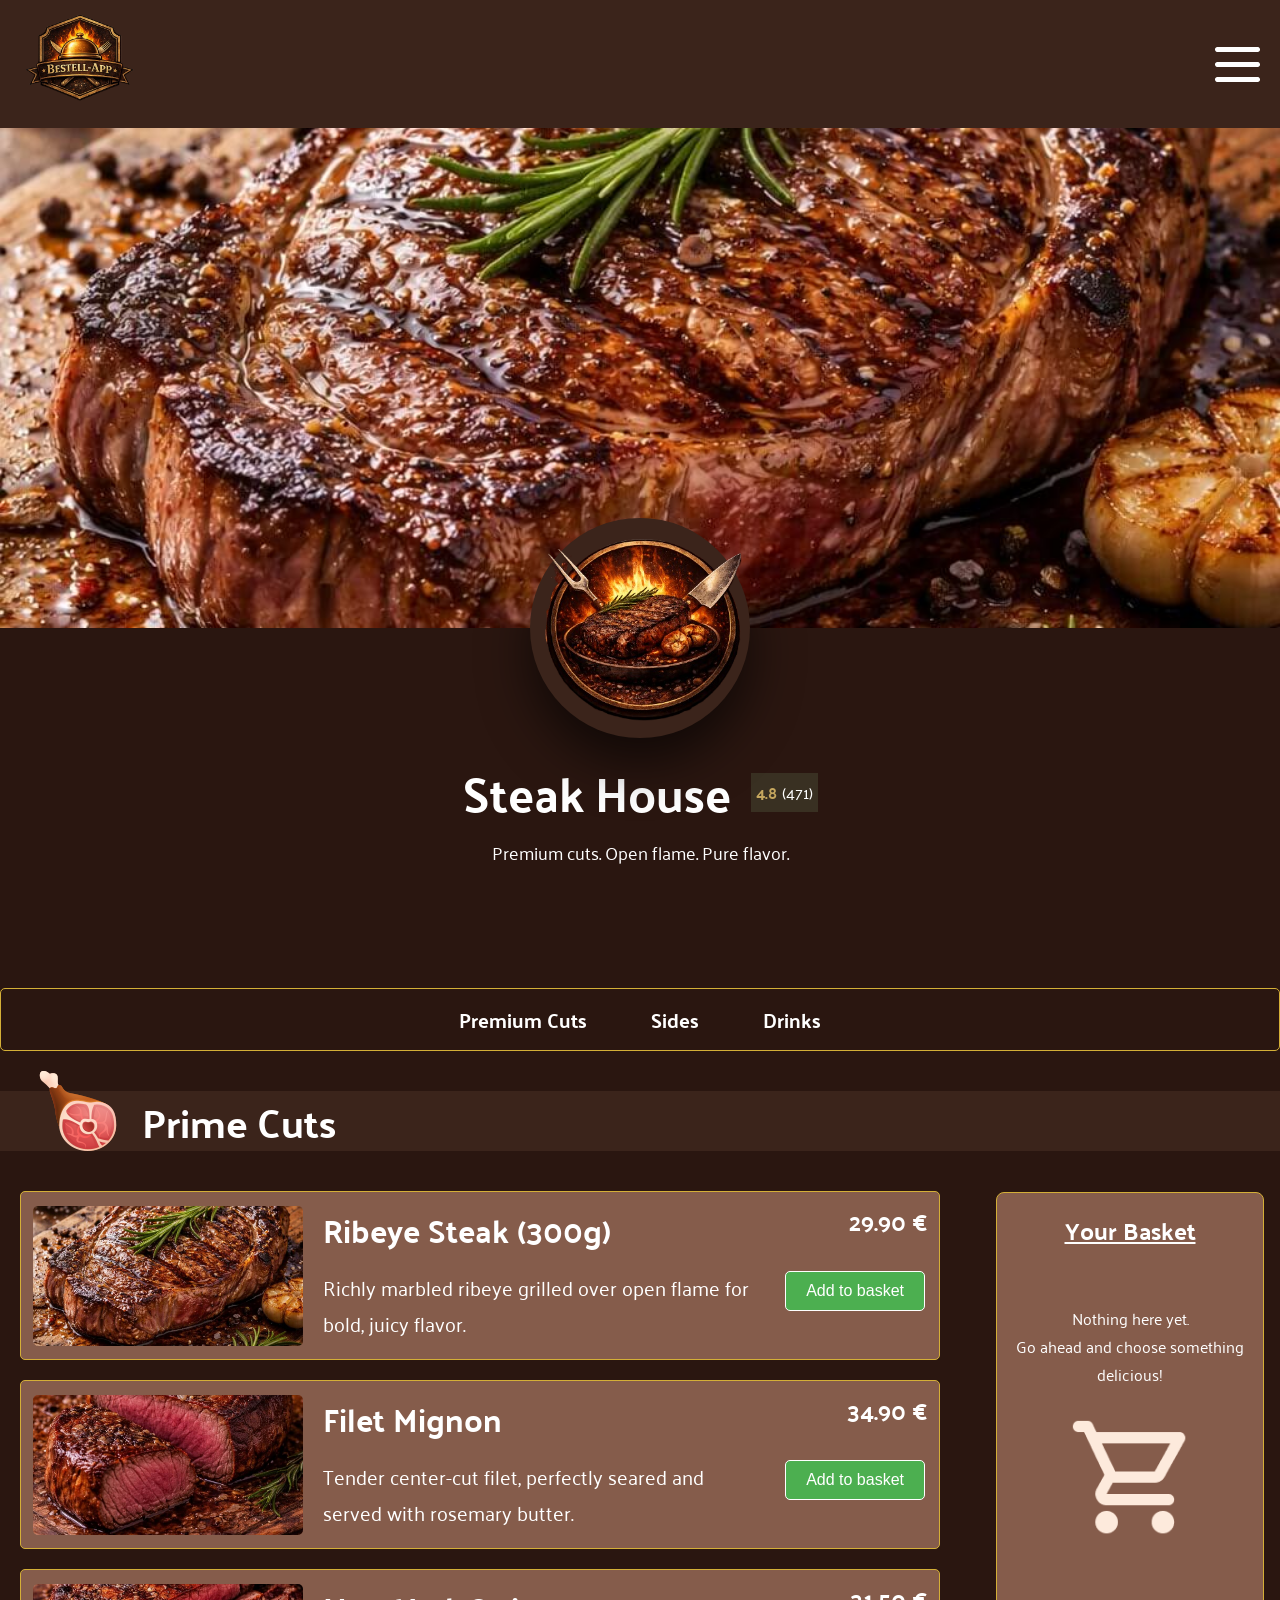
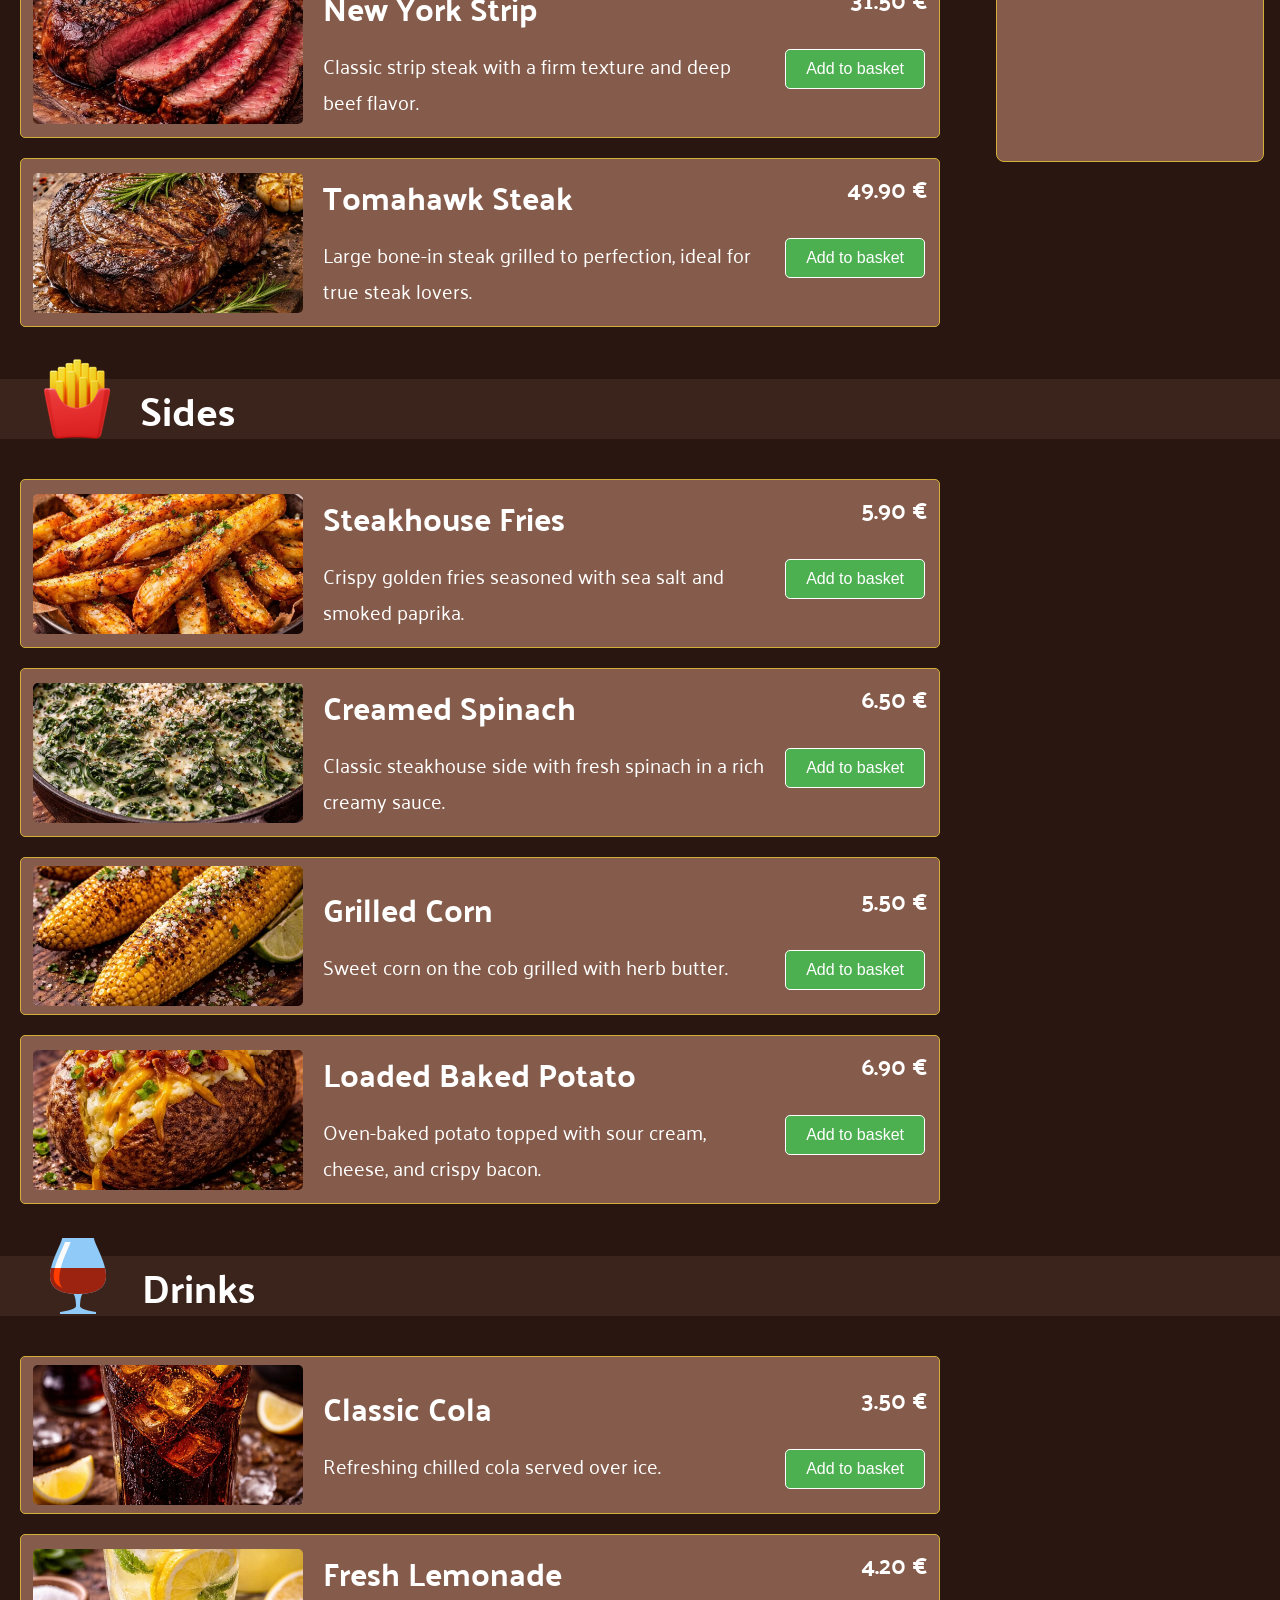
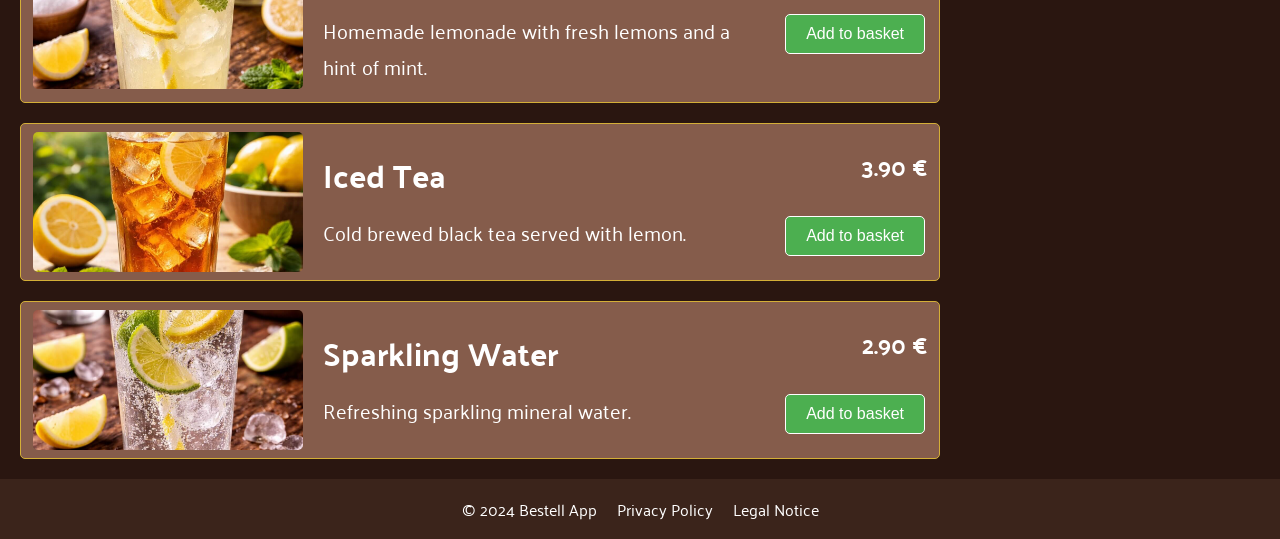
<file: index.html>
<!DOCTYPE html>
<html lang="de">
<head>
    <meta charset="UTF-8">
    <meta name="viewport" content="width=device-width, initial-scale=1.0">
    <title>Bestell App</title>

    <link rel="stylesheet" href="./style.css">
    <link rel="stylesheet" href="./styles/dish_template.css">
    <link rel="stylesheet" href="./styles/cart_template.css">
    <link rel="stylesheet" href="./styles/dialogs.css">
    <link rel="stylesheet" href="./styles/fonts.css">
    <link rel="stylesheet" href="./styles/responsive.css">
    <link rel="icon" type="favicon" href="./assets/icons/favicon.png">

    <script src="./scripts/dishes.js"></script>
    <script src="./scripts/dish_template.js"></script>
    <script src="./scripts/cart_template.js"></script>
    <script src="./script.js"></script>
</head>
<body onload="init()">
   
    <header>
        <nav>
          <div class="contentWrapperNav">
            <img id="bestellapp_logo" src="assets/img/bestellapp_logo.png" alt="Bestell App Logo">
            <img src="assets/icons/menu.png" alt="Menü Icon" id="menuIcon">
          </div>
        </nav>
            <img id="header_img" src="assets/img/ribeye_steak.jpg" alt="Menü Hintergrundbild">
            <div class="logo-wrapper">
            <img src="./assets/img/logo_round.png" id="logo_img">
            </div>
    </header> 

        <section id="logo_section">
                <div class="headline_container">
                    <h2 class="headline">Steak House</h2>
                    <div class="rating">
                        <b style="color: #C6A75E;">4.8</b><p>(471)</p>
                    </div>
                </div>
                <p class="subline">Premium cuts. Open flame. Pure flavor.</p>
        </section>

<main class="menuPage">

    <div class="menu_navigation container">
        <a href="#menuSection">Premium Cuts</a>
        <a href="#SidesSection">Sides</a>
        <a href="#DrinksSection">Drinks</a>
    </div>

    <aside class="basketWrapper">
            <div class="basket" id="basket">
                <h2 class="basketTitle">Your Basket</h2>

                <div id="shoppingCartDesktop">
                    <div id="dishWrapper"></div>
                    <div id="priceSection"></div>
                </div>
            </div>
    </aside>

    <!-- PRIME CUTS -->
    <div class="section_bar" id="menuSection">
        <div class="container contentWrapperBar">
            <img src="./assets/icons/meat.png">
            <h2 class="section_title">Prime Cuts</h2>
        </div>
    </div>

    <section class="menuLayout container">

        <div class="menuContent">
            <div id="meat_dishes"></div>
        </div>

    </section>


    <!-- SIDES -->
    <div class="section_bar" id="SidesSection">
        <div class="container contentWrapperBar">
            <img src="./assets/icons/fries.png">
            <h2 class="section_title">Sides</h2>
        </div>
    </div>

    <section class="menuLayout container">
        <div class="menuContent">
            <div id="side_dishes"></div>
        </div>
    </section>


    <!-- DRINKS -->
    <div class="section_bar" id="DrinksSection">
        <div class="container contentWrapperBar">
            <img src="./assets/icons/vino.png">
            <h2 class="section_title">Drinks</h2>
        </div>
    </div>

    <section class="menuLayout container">
        <div class="menuContent">
            <div id="drinks"></div>
        </div>
    </section>

  </main>

        <dialog id="orderSuccessDialog">
          <div class="right">
            <img src="./assets/icons/close.png" onclick="hideOrderSuccessDialog()" class="closeIcon">
          </div>
          <div class="centered">  
            <img src="./assets/icons/foodtruck.png" id="foodtruck">
            <h1>Order confirmed!</h1>
            <p>Your food is on the way!</p>
          </div>
        </dialog>

        <dialog id="mobileBasketDialog">
          <header>
            <h2>Your Basket</h2>
            <img src="./assets/icons/close.png" onclick="hideBasketMobile()" class="closeIcon">
          </header>
          <main>
              <div id="basketMobile">
                <div id="shoppingCartMobile">
                  <div id="mobileDishWrapper">
                  <!-- Shopping cart items will be rendered here -->
                  </div>
                  <div id="mobilePriceSection">
                  <!-- Prices will be rendered here -->
                  </div>
                </div>
              </div>
          </main>

        </dialog>

        <div id="basketMobileBar">
          <div class="mobileBasketWrapper">
            <a href="#bestellapp_logo"><img src="./assets/icons/Home.png" alt="Home Icon"></a>
            <img src="./assets/icons/person.png" alt="Person Icon">
            <img src="./assets/icons/orders.png" alt="Order Icon">
            <img src="./assets/icons/basket_small.png" alt="mobile Basket Icon" onclick="showBasketMobileDialog()" id="mobileBasket">
          </div>
          </div>

    <footer>
      <div class="contentWrapperFooter">
        <p>&copy; 2024 Bestell App</p>
        <a href="datenschutz.html">Privacy Policy</a>
        <a href="impressum.html">Legal Notice</a>
      </div>
    </footer>
</body>
</html>
</file>
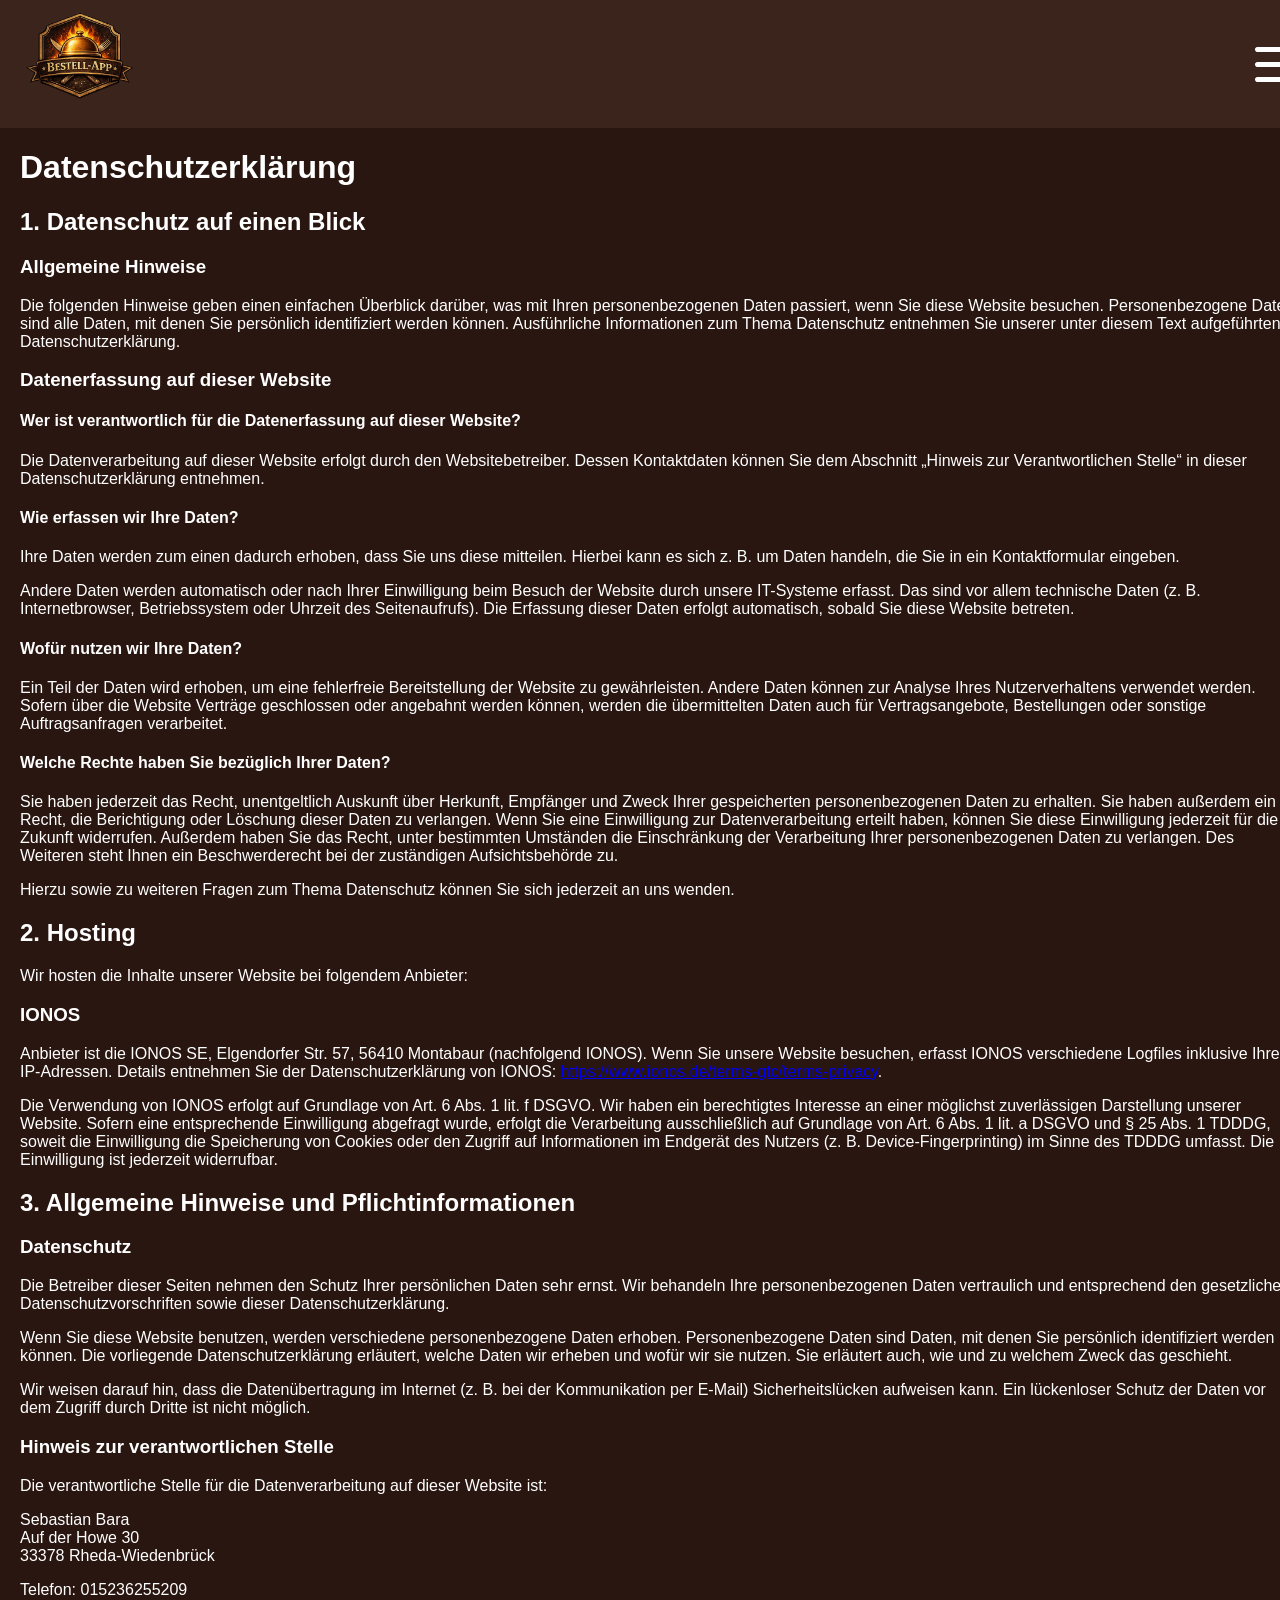
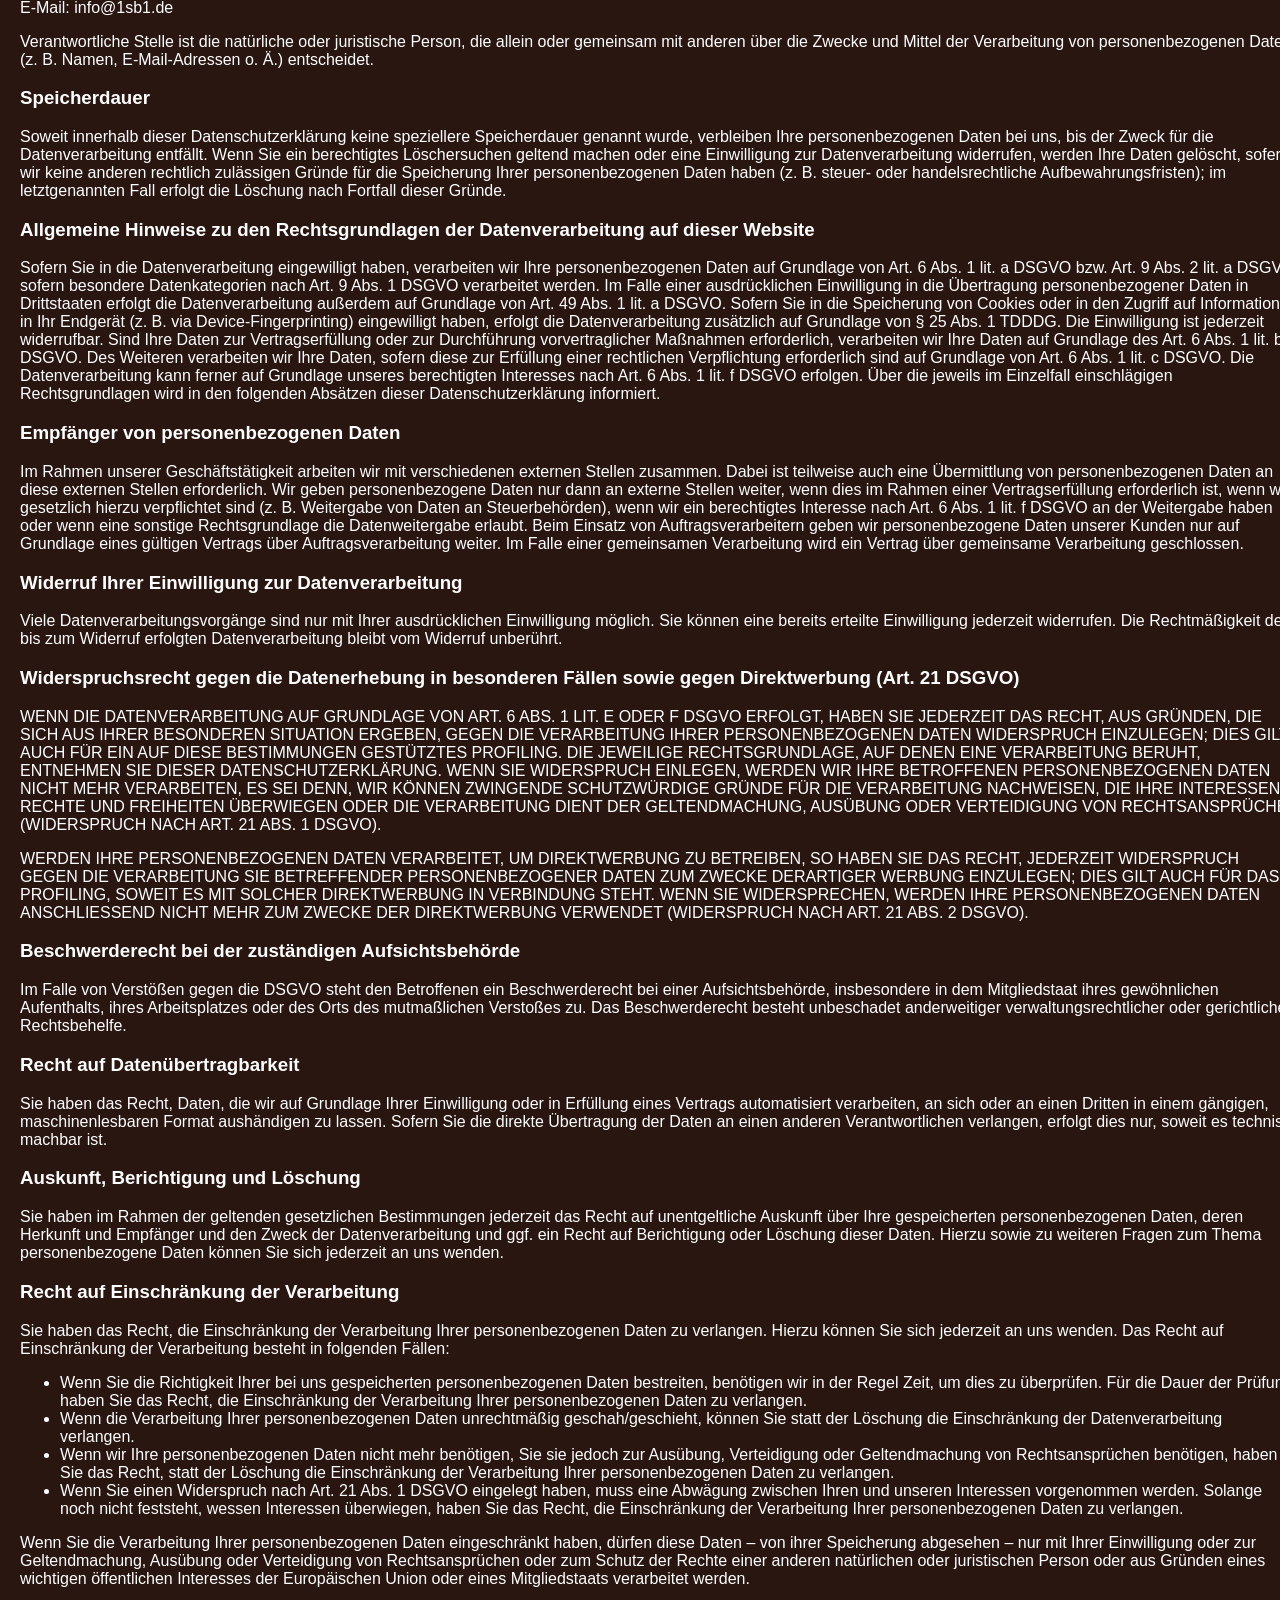
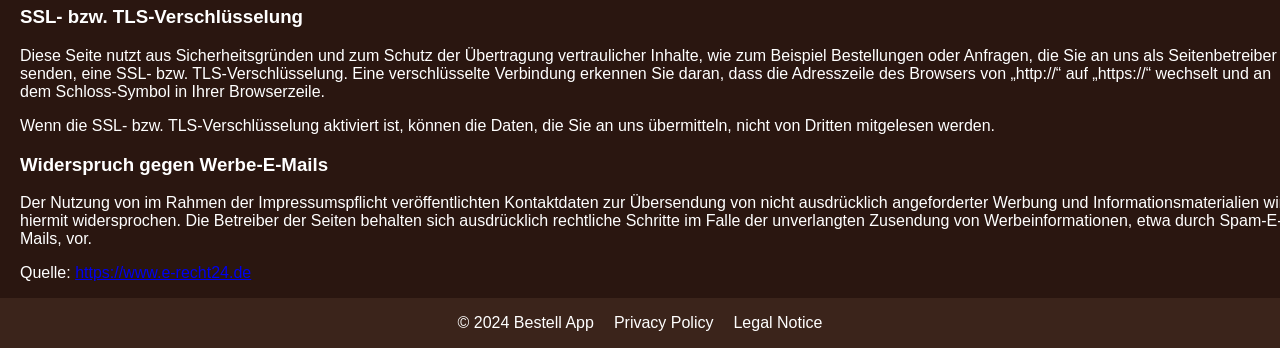
<file: datenschutz.html>
<!DOCTYPE html>
<html lang="en">
<head>
    <meta charset="UTF-8">
    <meta name="viewport" content="width=device-width, initial-scale=1.0">
    <title>Privacy Policy</title>

    <link rel="icon" type="favicon" href="assets/icons/favicon.png">
    <link rel="stylesheet" href="./styles/subpages.css">
</head>
<body>
    <header>
        <nav>
          <div class="contentWrapperNav">
            <a href="./index.html">
              <img id="bestellapp_logo" src="assets/img/bestellapp_logo.png" alt="Bestell App Logo">
            </a>
            <img src="assets/icons/menu.png" alt="Menü Icon" cursor="pointer">
          </div>
        </nav>
    </header> 

    <main class="contentWrapper">
        <h1>Datenschutz&shy;erkl&auml;rung</h1>
<h2>1. Datenschutz auf einen Blick</h2>
<h3>Allgemeine Hinweise</h3> <p>Die folgenden Hinweise geben einen einfachen &Uuml;berblick dar&uuml;ber, was mit Ihren personenbezogenen Daten passiert, wenn Sie diese Website besuchen. Personenbezogene Daten sind alle Daten, mit denen Sie pers&ouml;nlich identifiziert werden k&ouml;nnen. Ausf&uuml;hrliche Informationen zum Thema Datenschutz entnehmen Sie unserer unter diesem Text aufgef&uuml;hrten Datenschutzerkl&auml;rung.</p>
<h3>Datenerfassung auf dieser Website</h3> <h4>Wer ist verantwortlich f&uuml;r die Datenerfassung auf dieser Website?</h4> <p>Die Datenverarbeitung auf dieser Website erfolgt durch den Websitebetreiber. Dessen Kontaktdaten k&ouml;nnen Sie dem Abschnitt &bdquo;Hinweis zur Verantwortlichen Stelle&ldquo; in dieser Datenschutzerkl&auml;rung entnehmen.</p> <h4>Wie erfassen wir Ihre Daten?</h4> <p>Ihre Daten werden zum einen dadurch erhoben, dass Sie uns diese mitteilen. Hierbei kann es sich z.&nbsp;B. um Daten handeln, die Sie in ein Kontaktformular eingeben.</p> <p>Andere Daten werden automatisch oder nach Ihrer Einwilligung beim Besuch der Website durch unsere IT-Systeme erfasst. Das sind vor allem technische Daten (z.&nbsp;B. Internetbrowser, Betriebssystem oder Uhrzeit des Seitenaufrufs). Die Erfassung dieser Daten erfolgt automatisch, sobald Sie diese Website betreten.</p> <h4>Wof&uuml;r nutzen wir Ihre Daten?</h4> <p>Ein Teil der Daten wird erhoben, um eine fehlerfreie Bereitstellung der Website zu gew&auml;hrleisten. Andere Daten k&ouml;nnen zur Analyse Ihres Nutzerverhaltens verwendet werden. Sofern &uuml;ber die Website Vertr&auml;ge geschlossen oder angebahnt werden k&ouml;nnen, werden die &uuml;bermittelten Daten auch f&uuml;r Vertragsangebote, Bestellungen oder sonstige Auftragsanfragen verarbeitet.</p> <h4>Welche Rechte haben Sie bez&uuml;glich Ihrer Daten?</h4> <p>Sie haben jederzeit das Recht, unentgeltlich Auskunft &uuml;ber Herkunft, Empf&auml;nger und Zweck Ihrer gespeicherten personenbezogenen Daten zu erhalten. Sie haben au&szlig;erdem ein Recht, die Berichtigung oder L&ouml;schung dieser Daten zu verlangen. Wenn Sie eine Einwilligung zur Datenverarbeitung erteilt haben, k&ouml;nnen Sie diese Einwilligung jederzeit f&uuml;r die Zukunft widerrufen. Au&szlig;erdem haben Sie das Recht, unter bestimmten Umst&auml;nden die Einschr&auml;nkung der Verarbeitung Ihrer personenbezogenen Daten zu verlangen. Des Weiteren steht Ihnen ein Beschwerderecht bei der zust&auml;ndigen Aufsichtsbeh&ouml;rde zu.</p> <p>Hierzu sowie zu weiteren Fragen zum Thema Datenschutz k&ouml;nnen Sie sich jederzeit an uns wenden.</p>
<h2>2. Hosting</h2>
<p>Wir hosten die Inhalte unserer Website bei folgendem Anbieter:</p>
<h3>IONOS</h3> <p>Anbieter ist die IONOS SE, Elgendorfer Str. 57, 56410 Montabaur (nachfolgend IONOS). Wenn Sie unsere Website besuchen, erfasst IONOS verschiedene Logfiles inklusive Ihrer IP-Adressen. Details entnehmen Sie der Datenschutzerkl&auml;rung von IONOS: <a href="https://www.ionos.de/terms-gtc/terms-privacy" target="_blank" rel="noopener noreferrer">https://www.ionos.de/terms-gtc/terms-privacy</a>.</p> <p>Die Verwendung von IONOS erfolgt auf Grundlage von Art. 6 Abs. 1 lit. f DSGVO. Wir haben ein berechtigtes Interesse an einer m&ouml;glichst zuverl&auml;ssigen Darstellung unserer Website. Sofern eine entsprechende Einwilligung abgefragt wurde, erfolgt die Verarbeitung ausschlie&szlig;lich auf Grundlage von Art. 6 Abs. 1 lit. a DSGVO und &sect; 25 Abs. 1 TDDDG, soweit die Einwilligung die Speicherung von Cookies oder den Zugriff auf Informationen im Endger&auml;t des Nutzers (z.&nbsp;B. Device-Fingerprinting) im Sinne des TDDDG umfasst. Die Einwilligung ist jederzeit widerrufbar.</p>

<h2>3. Allgemeine Hinweise und Pflicht&shy;informationen</h2>
<h3>Datenschutz</h3> <p>Die Betreiber dieser Seiten nehmen den Schutz Ihrer pers&ouml;nlichen Daten sehr ernst. Wir behandeln Ihre personenbezogenen Daten vertraulich und entsprechend den gesetzlichen Datenschutzvorschriften sowie dieser Datenschutzerkl&auml;rung.</p> <p>Wenn Sie diese Website benutzen, werden verschiedene personenbezogene Daten erhoben. Personenbezogene Daten sind Daten, mit denen Sie pers&ouml;nlich identifiziert werden k&ouml;nnen. Die vorliegende Datenschutzerkl&auml;rung erl&auml;utert, welche Daten wir erheben und wof&uuml;r wir sie nutzen. Sie erl&auml;utert auch, wie und zu welchem Zweck das geschieht.</p> <p>Wir weisen darauf hin, dass die Daten&uuml;bertragung im Internet (z.&nbsp;B. bei der Kommunikation per E-Mail) Sicherheitsl&uuml;cken aufweisen kann. Ein l&uuml;ckenloser Schutz der Daten vor dem Zugriff durch Dritte ist nicht m&ouml;glich.</p>
<h3>Hinweis zur verantwortlichen Stelle</h3> <p>Die verantwortliche Stelle f&uuml;r die Datenverarbeitung auf dieser Website ist:</p> <p>Sebastian Bara<br />
Auf der Howe 30<br />
33378 Rheda-Wiedenbr&uuml;ck</p>

<p>Telefon: 015236255209<br />
E-Mail: info@1sb1.de</p>
 <p>Verantwortliche Stelle ist die nat&uuml;rliche oder juristische Person, die allein oder gemeinsam mit anderen &uuml;ber die Zwecke und Mittel der Verarbeitung von personenbezogenen Daten (z.&nbsp;B. Namen, E-Mail-Adressen o. &Auml;.) entscheidet.</p>

<h3>Speicherdauer</h3> <p>Soweit innerhalb dieser Datenschutzerkl&auml;rung keine speziellere Speicherdauer genannt wurde, verbleiben Ihre personenbezogenen Daten bei uns, bis der Zweck f&uuml;r die Datenverarbeitung entf&auml;llt. Wenn Sie ein berechtigtes L&ouml;schersuchen geltend machen oder eine Einwilligung zur Datenverarbeitung widerrufen, werden Ihre Daten gel&ouml;scht, sofern wir keine anderen rechtlich zul&auml;ssigen Gr&uuml;nde f&uuml;r die Speicherung Ihrer personenbezogenen Daten haben (z.&nbsp;B. steuer- oder handelsrechtliche Aufbewahrungsfristen); im letztgenannten Fall erfolgt die L&ouml;schung nach Fortfall dieser Gr&uuml;nde.</p>
<h3>Allgemeine Hinweise zu den Rechtsgrundlagen der Datenverarbeitung auf dieser Website</h3> <p>Sofern Sie in die Datenverarbeitung eingewilligt haben, verarbeiten wir Ihre personenbezogenen Daten auf Grundlage von Art. 6 Abs. 1 lit. a DSGVO bzw. Art. 9 Abs. 2 lit. a DSGVO, sofern besondere Datenkategorien nach Art. 9 Abs. 1 DSGVO verarbeitet werden. Im Falle einer ausdr&uuml;cklichen Einwilligung in die &Uuml;bertragung personenbezogener Daten in Drittstaaten erfolgt die Datenverarbeitung au&szlig;erdem auf Grundlage von Art. 49 Abs. 1 lit. a DSGVO. Sofern Sie in die Speicherung von Cookies oder in den Zugriff auf Informationen in Ihr Endger&auml;t (z.&nbsp;B. via Device-Fingerprinting) eingewilligt haben, erfolgt die Datenverarbeitung zus&auml;tzlich auf Grundlage von &sect; 25 Abs. 1 TDDDG. Die Einwilligung ist jederzeit widerrufbar. Sind Ihre Daten zur Vertragserf&uuml;llung oder zur Durchf&uuml;hrung vorvertraglicher Ma&szlig;nahmen erforderlich, verarbeiten wir Ihre Daten auf Grundlage des Art. 6 Abs. 1 lit. b DSGVO. Des Weiteren verarbeiten wir Ihre Daten, sofern diese zur Erf&uuml;llung einer rechtlichen Verpflichtung erforderlich sind auf Grundlage von Art. 6 Abs. 1 lit. c DSGVO. Die Datenverarbeitung kann ferner auf Grundlage unseres berechtigten Interesses nach Art. 6 Abs. 1 lit. f DSGVO erfolgen. &Uuml;ber die jeweils im Einzelfall einschl&auml;gigen Rechtsgrundlagen wird in den folgenden Abs&auml;tzen dieser Datenschutzerkl&auml;rung informiert.</p>
<h3>Empf&auml;nger von personenbezogenen Daten</h3> <p>Im Rahmen unserer Gesch&auml;ftst&auml;tigkeit arbeiten wir mit verschiedenen externen Stellen zusammen. Dabei ist teilweise auch eine &Uuml;bermittlung von personenbezogenen Daten an diese externen Stellen erforderlich. Wir geben personenbezogene Daten nur dann an externe Stellen weiter, wenn dies im Rahmen einer Vertragserf&uuml;llung erforderlich ist, wenn wir gesetzlich hierzu verpflichtet sind (z.&nbsp;B. Weitergabe von Daten an Steuerbeh&ouml;rden), wenn wir ein berechtigtes Interesse nach Art. 6 Abs. 1 lit. f DSGVO an der Weitergabe haben oder wenn eine sonstige Rechtsgrundlage die Datenweitergabe erlaubt. Beim Einsatz von Auftragsverarbeitern geben wir personenbezogene Daten unserer Kunden nur auf Grundlage eines g&uuml;ltigen Vertrags &uuml;ber Auftragsverarbeitung weiter. Im Falle einer gemeinsamen Verarbeitung wird ein Vertrag &uuml;ber gemeinsame Verarbeitung geschlossen.</p>
<h3>Widerruf Ihrer Einwilligung zur Datenverarbeitung</h3> <p>Viele Datenverarbeitungsvorg&auml;nge sind nur mit Ihrer ausdr&uuml;cklichen Einwilligung m&ouml;glich. Sie k&ouml;nnen eine bereits erteilte Einwilligung jederzeit widerrufen. Die Rechtm&auml;&szlig;igkeit der bis zum Widerruf erfolgten Datenverarbeitung bleibt vom Widerruf unber&uuml;hrt.</p>
<h3>Widerspruchsrecht gegen die Datenerhebung in besonderen F&auml;llen sowie gegen Direktwerbung (Art. 21 DSGVO)</h3> <p>WENN DIE DATENVERARBEITUNG AUF GRUNDLAGE VON ART. 6 ABS. 1 LIT. E ODER F DSGVO ERFOLGT, HABEN SIE JEDERZEIT DAS RECHT, AUS GR&Uuml;NDEN, DIE SICH AUS IHRER BESONDEREN SITUATION ERGEBEN, GEGEN DIE VERARBEITUNG IHRER PERSONENBEZOGENEN DATEN WIDERSPRUCH EINZULEGEN; DIES GILT AUCH F&Uuml;R EIN AUF DIESE BESTIMMUNGEN GEST&Uuml;TZTES PROFILING. DIE JEWEILIGE RECHTSGRUNDLAGE, AUF DENEN EINE VERARBEITUNG BERUHT, ENTNEHMEN SIE DIESER DATENSCHUTZERKL&Auml;RUNG. WENN SIE WIDERSPRUCH EINLEGEN, WERDEN WIR IHRE BETROFFENEN PERSONENBEZOGENEN DATEN NICHT MEHR VERARBEITEN, ES SEI DENN, WIR K&Ouml;NNEN ZWINGENDE SCHUTZW&Uuml;RDIGE GR&Uuml;NDE F&Uuml;R DIE VERARBEITUNG NACHWEISEN, DIE IHRE INTERESSEN, RECHTE UND FREIHEITEN &Uuml;BERWIEGEN ODER DIE VERARBEITUNG DIENT DER GELTENDMACHUNG, AUS&Uuml;BUNG ODER VERTEIDIGUNG VON RECHTSANSPR&Uuml;CHEN (WIDERSPRUCH NACH ART. 21 ABS. 1 DSGVO).</p> <p>WERDEN IHRE PERSONENBEZOGENEN DATEN VERARBEITET, UM DIREKTWERBUNG ZU BETREIBEN, SO HABEN SIE DAS RECHT, JEDERZEIT WIDERSPRUCH GEGEN DIE VERARBEITUNG SIE BETREFFENDER PERSONENBEZOGENER DATEN ZUM ZWECKE DERARTIGER WERBUNG EINZULEGEN; DIES GILT AUCH F&Uuml;R DAS PROFILING, SOWEIT ES MIT SOLCHER DIREKTWERBUNG IN VERBINDUNG STEHT. WENN SIE WIDERSPRECHEN, WERDEN IHRE PERSONENBEZOGENEN DATEN ANSCHLIESSEND NICHT MEHR ZUM ZWECKE DER DIREKTWERBUNG VERWENDET (WIDERSPRUCH NACH ART. 21 ABS. 2 DSGVO).</p>
<h3>Beschwerde&shy;recht bei der zust&auml;ndigen Aufsichts&shy;beh&ouml;rde</h3> <p>Im Falle von Verst&ouml;&szlig;en gegen die DSGVO steht den Betroffenen ein Beschwerderecht bei einer Aufsichtsbeh&ouml;rde, insbesondere in dem Mitgliedstaat ihres gew&ouml;hnlichen Aufenthalts, ihres Arbeitsplatzes oder des Orts des mutma&szlig;lichen Versto&szlig;es zu. Das Beschwerderecht besteht unbeschadet anderweitiger verwaltungsrechtlicher oder gerichtlicher Rechtsbehelfe.</p>
<h3>Recht auf Daten&shy;&uuml;bertrag&shy;barkeit</h3> <p>Sie haben das Recht, Daten, die wir auf Grundlage Ihrer Einwilligung oder in Erf&uuml;llung eines Vertrags automatisiert verarbeiten, an sich oder an einen Dritten in einem g&auml;ngigen, maschinenlesbaren Format aush&auml;ndigen zu lassen. Sofern Sie die direkte &Uuml;bertragung der Daten an einen anderen Verantwortlichen verlangen, erfolgt dies nur, soweit es technisch machbar ist.</p>
<h3>Auskunft, Berichtigung und L&ouml;schung</h3> <p>Sie haben im Rahmen der geltenden gesetzlichen Bestimmungen jederzeit das Recht auf unentgeltliche Auskunft &uuml;ber Ihre gespeicherten personenbezogenen Daten, deren Herkunft und Empf&auml;nger und den Zweck der Datenverarbeitung und ggf. ein Recht auf Berichtigung oder L&ouml;schung dieser Daten. Hierzu sowie zu weiteren Fragen zum Thema personenbezogene Daten k&ouml;nnen Sie sich jederzeit an uns wenden.</p>
<h3>Recht auf Einschr&auml;nkung der Verarbeitung</h3> <p>Sie haben das Recht, die Einschr&auml;nkung der Verarbeitung Ihrer personenbezogenen Daten zu verlangen. Hierzu k&ouml;nnen Sie sich jederzeit an uns wenden. Das Recht auf Einschr&auml;nkung der Verarbeitung besteht in folgenden F&auml;llen:</p> <ul> <li>Wenn Sie die Richtigkeit Ihrer bei uns gespeicherten personenbezogenen Daten bestreiten, ben&ouml;tigen wir in der Regel Zeit, um dies zu &uuml;berpr&uuml;fen. F&uuml;r die Dauer der Pr&uuml;fung haben Sie das Recht, die Einschr&auml;nkung der Verarbeitung Ihrer personenbezogenen Daten zu verlangen.</li> <li>Wenn die Verarbeitung Ihrer personenbezogenen Daten unrechtm&auml;&szlig;ig geschah/geschieht, k&ouml;nnen Sie statt der L&ouml;schung die Einschr&auml;nkung der Datenverarbeitung verlangen.</li> <li>Wenn wir Ihre personenbezogenen Daten nicht mehr ben&ouml;tigen, Sie sie jedoch zur Aus&uuml;bung, Verteidigung oder Geltendmachung von Rechtsanspr&uuml;chen ben&ouml;tigen, haben Sie das Recht, statt der L&ouml;schung die Einschr&auml;nkung der Verarbeitung Ihrer personenbezogenen Daten zu verlangen.</li> <li>Wenn Sie einen Widerspruch nach Art. 21 Abs. 1 DSGVO eingelegt haben, muss eine Abw&auml;gung zwischen Ihren und unseren Interessen vorgenommen werden. Solange noch nicht feststeht, wessen Interessen &uuml;berwiegen, haben Sie das Recht, die Einschr&auml;nkung der Verarbeitung Ihrer personenbezogenen Daten zu verlangen.</li> </ul> <p>Wenn Sie die Verarbeitung Ihrer personenbezogenen Daten eingeschr&auml;nkt haben, d&uuml;rfen diese Daten &ndash; von ihrer Speicherung abgesehen &ndash; nur mit Ihrer Einwilligung oder zur Geltendmachung, Aus&uuml;bung oder Verteidigung von Rechtsanspr&uuml;chen oder zum Schutz der Rechte einer anderen nat&uuml;rlichen oder juristischen Person oder aus Gr&uuml;nden eines wichtigen &ouml;ffentlichen Interesses der Europ&auml;ischen Union oder eines Mitgliedstaats verarbeitet werden.</p>
<h3>SSL- bzw. TLS-Verschl&uuml;sselung</h3> <p>Diese Seite nutzt aus Sicherheitsgr&uuml;nden und zum Schutz der &Uuml;bertragung vertraulicher Inhalte, wie zum Beispiel Bestellungen oder Anfragen, die Sie an uns als Seitenbetreiber senden, eine SSL- bzw. TLS-Verschl&uuml;sselung. Eine verschl&uuml;sselte Verbindung erkennen Sie daran, dass die Adresszeile des Browsers von &bdquo;http://&ldquo; auf &bdquo;https://&ldquo; wechselt und an dem Schloss-Symbol in Ihrer Browserzeile.</p> <p>Wenn die SSL- bzw. TLS-Verschl&uuml;sselung aktiviert ist, k&ouml;nnen die Daten, die Sie an uns &uuml;bermitteln, nicht von Dritten mitgelesen werden.</p>
<h3>Widerspruch gegen Werbe-E-Mails</h3> <p>Der Nutzung von im Rahmen der Impressumspflicht ver&ouml;ffentlichten Kontaktdaten zur &Uuml;bersendung von nicht ausdr&uuml;cklich angeforderter Werbung und Informationsmaterialien wird hiermit widersprochen. Die Betreiber der Seiten behalten sich ausdr&uuml;cklich rechtliche Schritte im Falle der unverlangten Zusendung von Werbeinformationen, etwa durch Spam-E-Mails, vor.</p>
<p>Quelle: <a href="https://www.e-recht24.de">https://www.e-recht24.de</a></p>
    </main>

    <footer>
      <div class="contentWrapperFooter">
        <p>&copy; 2024 Bestell App</p>
        <a href="datenschutz.html">Privacy Policy</a>
        <a href="impressum.html">Legal Notice</a>
      </div>
    </footer>
    
</body>
</html>
</file>
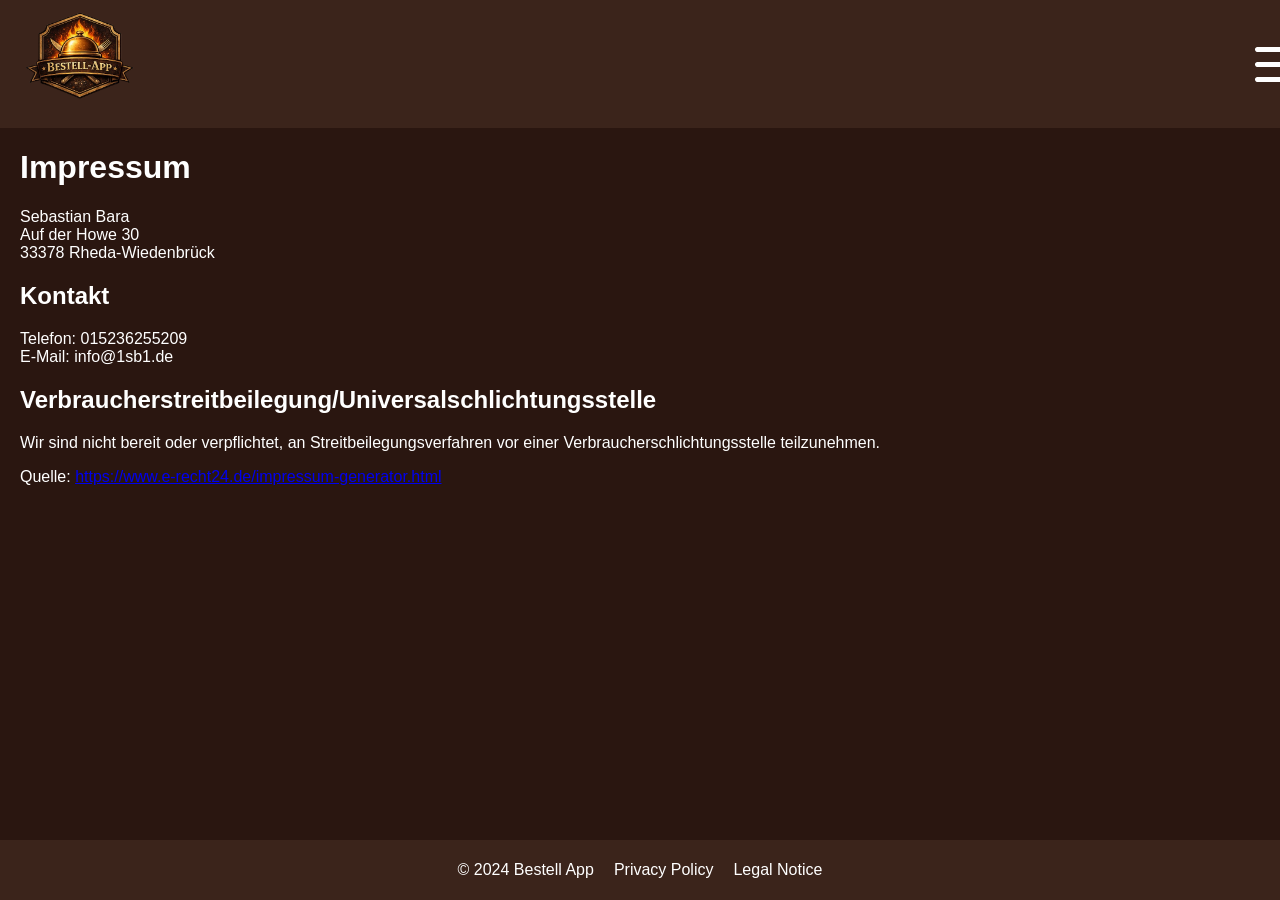
<file: impressum.html>
<!DOCTYPE html>
<html lang="en">
<head>
    <meta charset="UTF-8">
    <meta name="viewport" content="width=device-width, initial-scale=1.0">
    <title>Legal Notice</title>

    <link rel="stylesheet" href="./styles/subpages.css">
    <link rel="icon" type="favicon" href="assets/icons/favicon.png">
</head>
<body>
    <header>
        <nav>
          <div class="contentWrapperNav">
            <a href="./index.html">
              <img id="bestellapp_logo" src="assets/img/bestellapp_logo.png" alt="Bestell App Logo">
            </a>            
            <img src="assets/icons/menu.png" alt="Menü Icon" cursor="pointer">
          </div>
        </nav>
    </header> 
    
    <main class="contentWrapper">
        <h1>Impressum</h1>

<p>Sebastian Bara<br />
Auf der Howe 30<br />
33378 Rheda-Wiedenbr&uuml;ck</p>

<h2>Kontakt</h2>
<p>Telefon: 015236255209<br />
E-Mail: info@1sb1.de</p>

<h2>Verbraucher&shy;streit&shy;beilegung/Universal&shy;schlichtungs&shy;stelle</h2>
<p>Wir sind nicht bereit oder verpflichtet, an Streitbeilegungsverfahren vor einer Verbraucherschlichtungsstelle teilzunehmen.</p>

<p>Quelle: <a href="https://www.e-recht24.de/impressum-generator.html">https://www.e-recht24.de/impressum-generator.html</a></p>
    </main>

    <footer>
      <div class="contentWrapperFooter">
        <p>&copy; 2024 Bestell App</p>
        <a href="datenschutz.html">Privacy Policy</a>
        <a href="impressum.html">Legal Notice</a>
      </div>
    </footer>
</body>
</html>
</file>
<file: style.css>
/* ---------------- GLOBAL ---------------- */

*{
    margin:0;
    padding:0;
    box-sizing:border-box;
    color:white;
    scroll-behavior:smooth;
}

body{
    font-family:'Palanquin', sans-serif;
    background-color:#2A1610;
    min-height:100vh;
}

main {
    position: relative;
}

aside {
    position: fixed;
    bottom: 0;
    right: 0px;
    width: 300px;
    height: 93%;
    z-index: 9999;
}

/* ---------------- CONTAINER SYSTEM ---------------- */

.container{
    max-width:1440px;
    margin:0 auto;
    width:100%;
}

/* ---------------- HEADER ---------------- */

header{
    position:relative;
    overflow:visible;
}

nav{
    background-color:#3B241B;
    height:128px;
}

.contentWrapperNav{
    max-width:1440px;
    width:100%;
    margin:0 auto;
    padding:0 20px;
    display:flex;
    justify-content:space-between;
    align-items:center;
    height:100%;
}

#bestellapp_logo{
    width:120px;
    position:relative;
    z-index:2;
}

#menuIcon{
    cursor:pointer;
}

#header_img{
    width:100%;
    height:500px;
    object-fit:cover;
    margin:auto;
    display:block;
}

/* ---------------- LOGO HERO ---------------- */

.logo-wrapper{
    position:absolute;
    left:50%;
    bottom:0;
    transform:translate(-50%,50%);
    z-index:14;
    width:220px;
    aspect-ratio:1/1;
    background:#3B241B;
    border-radius:50%;
    box-shadow:0 25px 50px rgba(0,0,0,.6);
}

#logo_img{
    width:400px;
    z-index:15;
    margin:auto;
    position:absolute;
    left:50%;
    bottom:0;
    transform:translateX(-49%) translateY(14%);
}

/* ---------------- HEADLINE ---------------- */

.headline_container{
    display:flex;
    justify-content:center;
    align-items:center;
    gap:20px;
    padding-top:120px;
}

.headline{
    font-size:48px;
    font-weight:bold;
}

.rating{
    display:flex;
    align-items:center;
    gap:5px;
    background-color:rgb(57,48,34);
    padding:5px;
}

.subline{
    text-align:center;
    font-size:18px;
    padding-bottom:60px;
}

/* ---------------- MENU NAVIGATION ---------------- */

.menu_navigation{
    display:flex;
    justify-content:center;
    gap:64px;
    font-size:20px;
    font-weight:bold;
    border:1px solid #D4AF37;
    border-radius:5px;
    padding:12px 0;
    margin:60px auto 40px auto;
    max-width:1440px;
}

.menu_navigation a{
    text-decoration:none;
}

.menu_navigation a:hover{
    text-decoration:underline;
}

/* ---------------- SECTION BAR (FULL WIDTH) ---------------- */

.section_bar{
    background-color:#3B241B;
    height:60px;
    width:100%;
    display:flex;
    margin:32px 0 20px 0;
}

.contentWrapperBar{
    display:flex;
    align-items:center;
    gap:16px;
    padding-left:30px;
}

.section_bar h2{
    font-size:40px;
    font-weight:bold;
}

.section_bar img{
    padding-bottom:20px;
}

/* ---------------- MENU LAYOUT ---------------- */

.menuLayout{
    display:grid;
    grid-template-columns:1fr 320px;
    max-width:1440px;
    margin:0 auto;
}

/* ---------------- BASKET ---------------- */

.basketWrapper{
    padding:16px;
    position: absolute;
}

.basket{
    background-color:#9d6e5bcc;
    border-radius:8px;
    border:1px solid #D4AF37;
    padding:16px;
    position:sticky;
    top:140px;
    height:570px;
}

.basketTitle{
    margin-bottom:16px;
}

#dishWrapper{
    overflow-y:auto;
    max-height:300px;
}

/* ---------------- FOOTER ---------------- */

footer{
    background-color:#3B241B;
    height:60px;
    text-align:center;
}

.contentWrapperFooter{
    max-width:1440px;
    width:100%;
    margin:0 auto;
    display:flex;
    justify-content:center;
    align-items:center;
    gap:20px;
    height:100%;
}

footer a{
    text-decoration:none;
}

footer a:hover{
    text-decoration:underline;
}

/* ---------------- UTILITY ---------------- */

.hideElement{
    display:none;
}

.showElement{
    display:block;
}

.centered{
    display:flex;
    flex-direction:column;
    align-items:center;

    gap:8px;
    padding:16px;
}

.right{
    display:flex;
    justify-content:end;
    padding:16px;
}

/* ---------------- MOBILE BASKET ---------------- */

#basketMobileBar{
    display:none;
    padding: 16px 24px;
    border: 1px solid #D4AF37;
    border-radius: 0 0 10px 10px;
    background-color: #3B241B;
}

.mobileBasketWrapper {
    display: flex;
    justify-content: space-between;
    align-items: center;
    gap: 16px;
}

#mobileBasket {
    cursor: pointer;
}
</file>
<file: styles/dish_template.css>
.dishWidget {
    display: flex;
    align-items: center;
    margin: 20px 20px;
    gap: 20px;
    border-radius: 5px;
    border: 1px solid #D4AF37;
    padding: 8px 12px;
    background-color: #9d6e5bcc;
}

.dishImage {
    width: 400px;
    height: 140px;
    object-fit: cover;
    border-radius: 5px;
}

.menuDescription {
    display: flex;
    flex-direction: column;
    font-size: 20px;
    margin-bottom: 10px;
    width: calc(100% - 160px);
}

.menuTitle {
    font-size: 32px;
    font-weight: bold;
    margin-bottom: 10px;
}

.gap {
    display: flex;
    justify-content: space-between;
    width: 100%;
}

.menuAssets {
    display: flex;
    flex-direction: column;
    align-items: flex-end;
}

.price {
    font-size: 24px;
    font-weight: bold;
    margin-bottom: 24px;
}

.button {
    background-color: #4CAF50;
    border: 1px solid white;
    border-radius: 5px;
    color: white;
    padding: 10px 20px;
    font-size: 16px;
    margin: 4px 2px;
    cursor: pointer;
}
</file>
<file: styles/cart_template.css>
.basketTitle {
    text-align: center;
    padding-bottom: 16px;
    text-decoration: underline;
}

.dishContainer {
    display: flex;
    flex-direction: column;
    gap: 4px;
    margin-bottom: 8px;
}

.dishSubline {
    display: flex;
    justify-content: space-between;
    align-items: center;
}

.dishContainer img {
    width: 24px;
    cursor: pointer;
}

hr {
    border: 2px solid white;
}

.priceInfo {
    display: flex;
    justify-content: space-between;
    margin-top: 16px;
    padding-bottom: 12px;
}

.priceContainer {
    display: flex;
    flex-direction: column;
}

.textArea {
    display: flex;
    flex-direction: column;
}

.priceArea {
    display: flex;
    flex-direction: column;
    align-items: end;
}

.emptyBasket {
    display: flex;
    justify-content: center;
    flex-direction: column;
    padding-top: 20px;
    align-items: center;
    text-align: center;
}

.emptyBasket img {
    margin-top: 30px;
    width: 120px;
}
</file>
<file: styles/dialogs.css>
#orderSuccessDialog {
    background-color: #3B241B;
    border-radius: 5px;
    border: 1px solid #D4AF37;
    margin: auto;
}

#orderSuccessDialog::backdrop {
    background-color: #171312ab;
}

#foodtruck {
    width: 60px;
}

.closeIcon {
    cursor: pointer;
    margin-left: auto;
}

dialog {
    transition: opacity 0.5s ease-out;
}

dialog.hide {
    opacity: 0;
}

#mobileBasketDialog {
    background-color: #9d6e5b;
    border-radius: 5px;
    border: 1px solid #D4AF37;
    margin: auto;
    padding: 16px;
    width: 300px;
    height: 570px;
}

#mobileBasketDialog::backdrop {
    background-color: #171312ab;
}

#mobileBasketDialog header {
    display: flex;
    justify-content: space-between;
    align-items: center;
    margin-bottom: 16px;
}

#mobileBasketDialog h2 {
    text-decoration: underline;
}

#mobileDishWrapper {
  overflow-y: auto;
  max-height: 300px;
}
</file>
<file: styles/fonts.css>
/* palanquin-100 - latin */
@font-face {
  font-display: swap; /* Check https://developer.mozilla.org/en-US/docs/Web/CSS/@font-face/font-display for other options. */
  font-family: 'Palanquin';
  font-style: normal;
  font-weight: 100;
  src: url('../assets/fonts/palanquin-v17-latin-100.woff2') format('woff2'); /* Chrome 36+, Opera 23+, Firefox 39+, Safari 12+, iOS 10+ */
}
/* palanquin-200 - latin */
@font-face {
  font-display: swap; /* Check https://developer.mozilla.org/en-US/docs/Web/CSS/@font-face/font-display for other options. */
  font-family: 'Palanquin';
  font-style: normal;
  font-weight: 200;
  src: url('../assets/fonts/palanquin-v17-latin-200.woff2') format('woff2'); /* Chrome 36+, Opera 23+, Firefox 39+, Safari 12+, iOS 10+ */
}
/* palanquin-300 - latin */
@font-face {
  font-display: swap; /* Check https://developer.mozilla.org/en-US/docs/Web/CSS/@font-face/font-display for other options. */
  font-family: 'Palanquin';
  font-style: normal;
  font-weight: 300;
  src: url('../assets/fonts/palanquin-v17-latin-300.woff2') format('woff2'); /* Chrome 36+, Opera 23+, Firefox 39+, Safari 12+, iOS 10+ */
}
/* palanquin-regular - latin */
@font-face {
  font-display: swap; /* Check https://developer.mozilla.org/en-US/docs/Web/CSS/@font-face/font-display for other options. */
  font-family: 'Palanquin';
  font-style: normal;
  font-weight: 400;
  src: url('../assets/fonts/palanquin-v17-latin-regular.woff2') format('woff2'); /* Chrome 36+, Opera 23+, Firefox 39+, Safari 12+, iOS 10+ */
}
/* palanquin-500 - latin */
@font-face {
  font-display: swap; /* Check https://developer.mozilla.org/en-US/docs/Web/CSS/@font-face/font-display for other options. */
  font-family: 'Palanquin';
  font-style: normal;
  font-weight: 500;
  src: url('../assets/fonts/palanquin-v17-latin-500.woff2') format('woff2'); /* Chrome 36+, Opera 23+, Firefox 39+, Safari 12+, iOS 10+ */
}
/* palanquin-600 - latin */
@font-face {
  font-display: swap; /* Check https://developer.mozilla.org/en-US/docs/Web/CSS/@font-face/font-display for other options. */
  font-family: 'Palanquin';
  font-style: normal;
  font-weight: 600;
  src: url('../assets/fonts/palanquin-v17-latin-600.woff2') format('woff2'); /* Chrome 36+, Opera 23+, Firefox 39+, Safari 12+, iOS 10+ */
}
/* palanquin-700 - latin */
@font-face {
  font-display: swap; /* Check https://developer.mozilla.org/en-US/docs/Web/CSS/@font-face/font-display for other options. */
  font-family: 'Palanquin';
  font-style: normal;
  font-weight: 700;
  src: url('../assets/fonts/palanquin-v17-latin-700.woff2') format('woff2'); /* Chrome 36+, Opera 23+, Firefox 39+, Safari 12+, iOS 10+ */
}
</file>
<file: styles/responsive.css>
/* ---------- LARGE TABLETS ---------- */

@media (max-width:1200px){

    .dishImage{
        width:300px;
    }

    .menuTitle{
        font-size:24px;
    }

    .dishWidget p{
        font-size:16px;
    }

    .menuLayout{
        grid-template-columns:1fr 280px;
    }

}

/* ---------- TABLETS ---------- */

@media (max-width:1025px){

    .menu_navigation{
        gap:48px;
    }

    #header_img{
        height:350px;
    }

    nav{
        height:80px;
    }

    #bestellapp_logo{
        width:80px;
    }

    #menuIcon{
        width:24px;
    }

    #logo_img{
        width:250px;
        transform:translateX(-50%) translateY(13%);
    }

    .logo-wrapper{
        width:140px;
    }

    .headline_container{
        padding-top:100px;
    }

    .headline{
        font-size:32px;
    }

    .subline{
        font-size:16px;
        padding-bottom:0;
    }

    .section_bar{
        height:42px;
    }

    .section_bar h2{
        font-size:24px;
    }

    .section_bar img{
        width:60px;
        padding-bottom:12px;
    }

    .dishWidget{
        flex-direction:column;
    }

    .dishImage{
        width:100%;
    }

    .menuDescription{
        width:100%;
    }

    .menuAssets{
        flex-direction:row;
        justify-content:space-between;
        align-items:center;
    }

    .price{
        margin-bottom:0;
    }

    .gap {
        flex-direction: column;
    }

    aside {
        height: 96%;
    }
}

/* ---------- MOBILE ---------- */

@media (max-width:768px){

    .menuLayout{
        grid-template-columns:1fr;
    }

    .basketWrapper{
        display:none;
    }

    #basketMobileBar{
        display:block;
        position:sticky;
        bottom:8px;
        width:100%;
        bottom: 0;
    }

}

/* ---------- SMALL PHONES ---------- */

@media (max-width:450px){

    .menu_navigation{
        gap:24px;
        font-size:16px;
    }

    .contentWrapperFooter{
        flex-direction:column;
        gap:12px;
    }

    footer{
        height:120px;
    }

}
</file>
<file: styles/subpages.css>
header {
    position: relative;
    overflow: visible;
}

#header_img {
    max-width: 1440px;
    width: 100%;
    height: 500px;
    object-fit: cover;
    margin: auto;
    display: block;
}

nav{
    background-color: #3B241B;
    height: 128px;
}

#bestellapp_logo {
    width: 120px;
    position: relative;
    z-index: 2;
}

body {
    font-family: 'Palanquin ', sans-serif;
    background-color: #2A1610;
    height: 100vh;
    color: #ffffff;
    margin: 0;
    display: flex;
    flex-direction: column;
}

.contentWrapperNav {
    max-width: 1440px;
    width: 100%;
    margin: 0 auto;
    padding: 0 20px;
    display: flex;
    justify-content: space-between;
    align-items: center;
    height: 100%;
}

main {
    flex-grow: 1;
}

footer {
    background-color: #3B241B;
    height: 60px;
    text-align: center;
}

footer a {
    color: #ffffff;
    text-decoration: none;
}   

footer a:hover {
    text-decoration: underline;
}

.contentWrapperFooter {
    max-width: 1440px;
    width: 100%;
    margin: 0 auto;
    display: flex;
    justify-content: center;
    align-items: center;
    gap: 20px;
    height: 100%;
}

.contentWrapper {
    max-width: 1440px;
    width: 100%;
    margin: 0 auto;
    padding: 0 20px;
}
</file>
